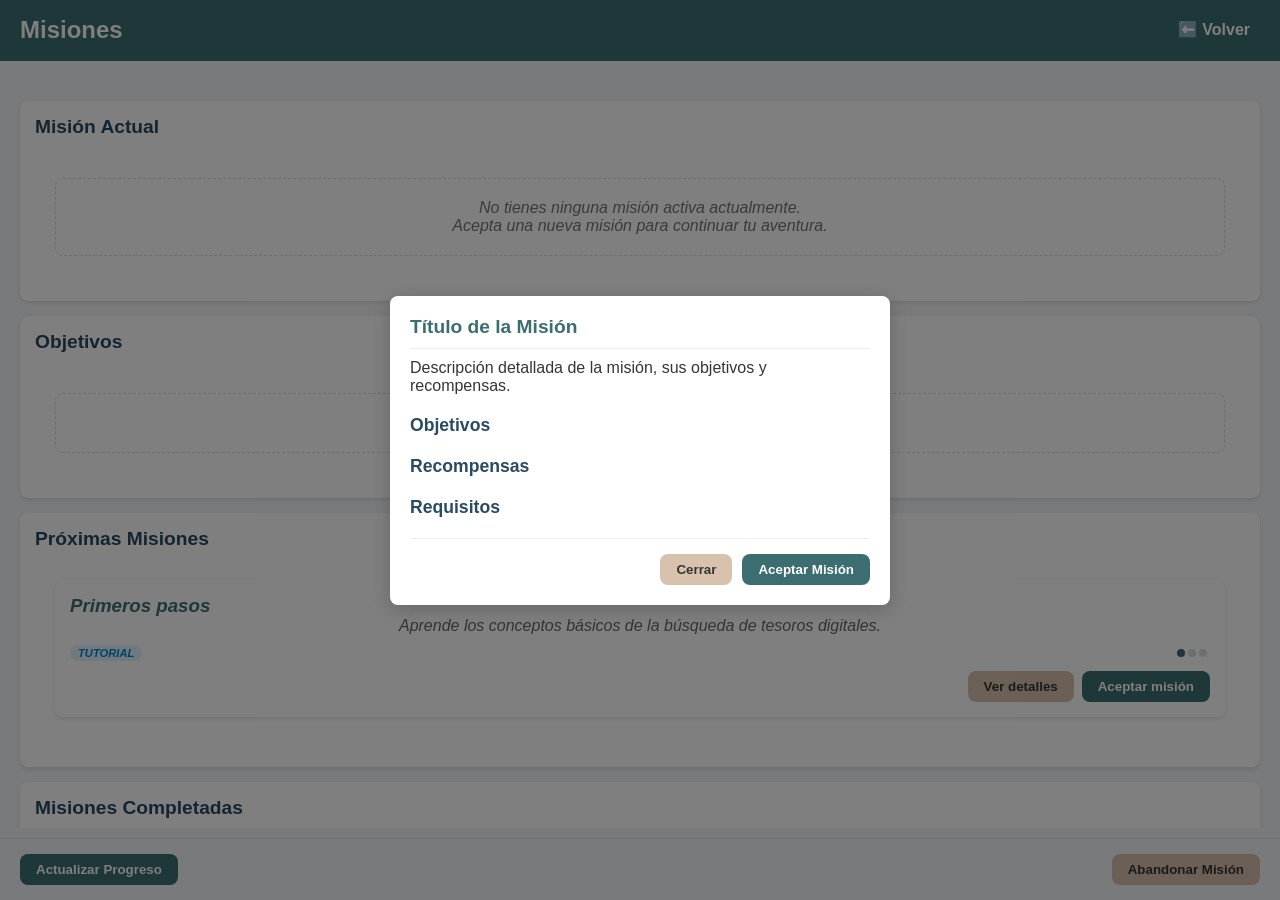
<file: missions.html>
<!DOCTYPE html>
<html lang="es">
<head>
  <meta charset="UTF-8">
  <meta name="viewport" content="width=device-width, initial-scale=1.0">
  <title>Misiones - Digital Treasure Hunters</title>
  <link rel="stylesheet" href="popup.css">
  <link rel="stylesheet" href="missions.css">
</head>
<body>
  <div class="container">
    <header>
      <h1>Misiones</h1>
      <button id="back-btn" class="back-btn">⬅️ Volver</button>
    </header>

    <main>
      <section id="current-mission-panel" class="panel">
        <h2>Misión Actual</h2>
        <div id="current-mission" class="loading">
          <p>Cargando misión actual...</p>
        </div>
      </section>
      
      <section id="mission-objectives-panel" class="panel">
        <h2>Objetivos</h2>
        <div id="mission-objectives" class="loading">
          <p>Cargando objetivos...</p>
        </div>
      </section>
      
      <section id="available-missions-panel" class="panel">
        <h2>Próximas Misiones</h2>
        <div id="available-missions" class="loading">
          <p>Cargando misiones disponibles...</p>
        </div>
      </section>
      
      <section id="completed-missions-panel" class="panel">
        <h2>Misiones Completadas</h2>
        <div id="completed-missions" class="loading">
          <p>Cargando historial de misiones...</p>
        </div>
      </section>
    </main>
    
    <footer>
      <button id="refresh-btn" class="primary-btn">Actualizar Progreso</button>
      <button id="abandon-mission-btn" class="secondary-btn">Abandonar Misión</button>
    </footer>
  </div>
  
  <!-- Modal con detalles de la misión -->
  <div id="mission-details-modal" class="modal hidden">
    <div class="modal-content">
      <h2 id="modal-mission-title">Título de la Misión</h2>
      <div id="modal-mission-content">
        <p id="modal-mission-description">Descripción detallada de la misión, sus objetivos y recompensas.</p>
        
        <div class="mission-details-section">
          <h3>Objetivos</h3>
          <ul id="modal-mission-objectives">
            <!-- Los objetivos se cargarán dinámicamente -->
          </ul>
        </div>
        
        <div class="mission-details-section">
          <h3>Recompensas</h3>
          <ul id="modal-mission-rewards">
            <!-- Las recompensas se cargarán dinámicamente -->
          </ul>
        </div>
        
        <div class="mission-details-section">
          <h3>Requisitos</h3>
          <ul id="modal-mission-requirements">
            <!-- Los requisitos se cargarán dinámicamente -->
          </ul>
        </div>
      </div>
      <div class="modal-actions">
        <button id="close-details-modal" class="secondary-btn">Cerrar</button>
        <button id="accept-mission-btn" class="primary-btn">Aceptar Misión</button>
      </div>
    </div>
  </div>
  
  <script src="missions.js"></script>
  <script src="missions-ui.js"></script>
</body>
</html>
</file>
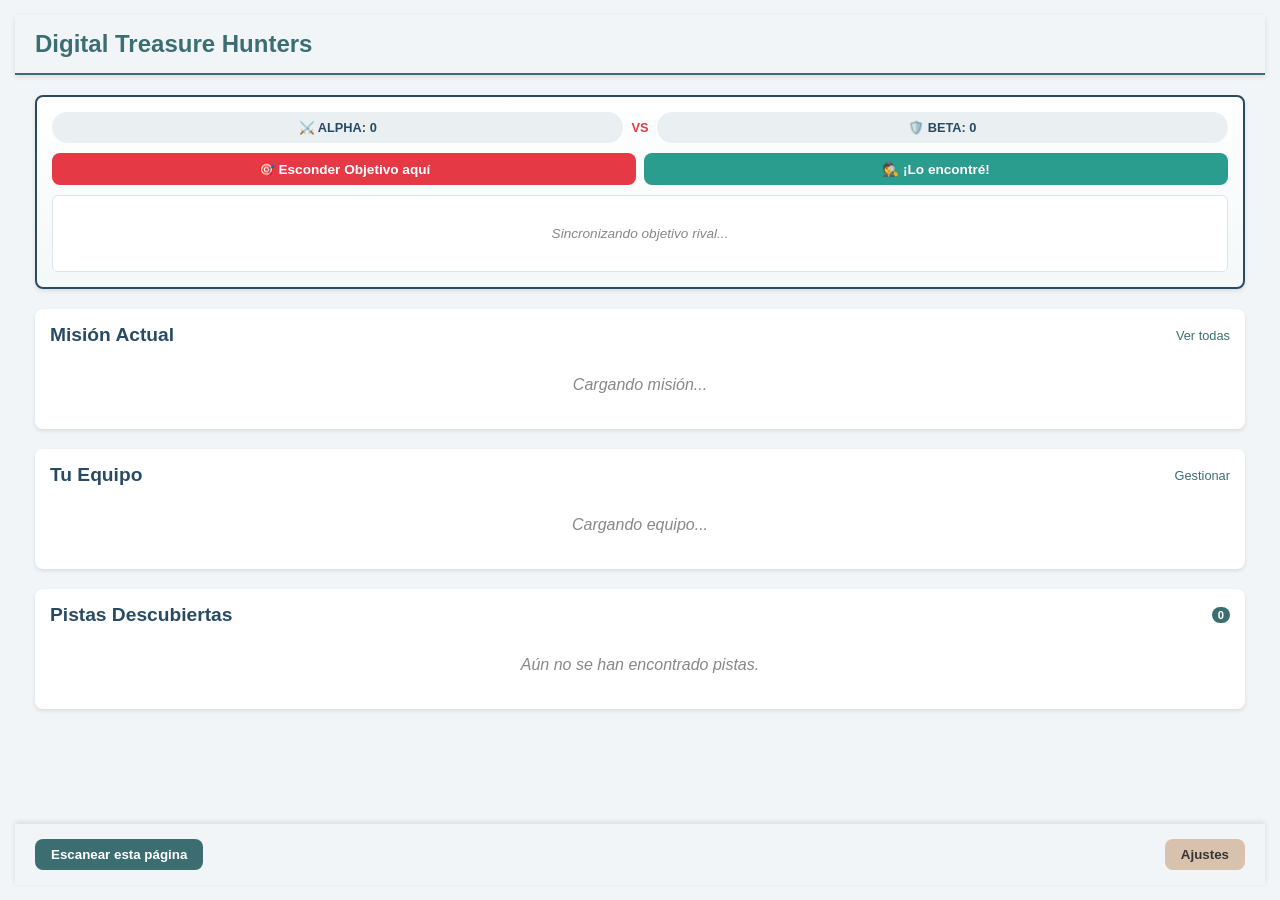
<file: popup.html>
<!DOCTYPE html>
<html lang="es">
<head>
  <meta charset="UTF-8">
  <meta name="viewport" content="width=device-width, initial-scale=1.0">
  <title>Digital Treasure Hunters</title>
  <link rel="stylesheet" href="popup.css">
  <link rel="stylesheet" href="popup-detached.css" id="detached-styles" disabled>
  <script src="popup-init.js"></script>
</head>
<body>
  <div class="container">
    <header>
      <h1>Digital Treasure Hunters</h1>
      <div id="user-info">
        <!-- Info del jugador se cargará aquí -->
      </div>
      <button id="close-window-btn" class="close-window-btn" style="display: none;">✕</button>
    </header>

    <main>
      <section id="versus-panel" class="panel versus-panel">
        <div class="scoreboard-bar">
          <button id="switch-alpha-btn" class="faction-pill alpha" title="Cambiar a Equipo Alpha">⚔️ ALPHA: <span id="score-alpha">0</span></button>
          <span class="vs-label">VS</span>
          <button id="switch-beta-btn" class="faction-pill beta" title="Cambiar a Equipo Beta">🛡️ BETA: <span id="score-beta">0</span></button>
        </div>

        <div class="versus-actions">
          <button id="hide-target-btn" class="action-capture-btn">🎯 Esconder Objetivo aquí</button>
          <button id="verify-target-btn" class="action-verify-btn">🕵️ ¡Lo encontré!</button>
        </div>

        <div id="rival-challenge-box" class="rival-challenge-box">
          <p class="loading">Sincronizando objetivo rival...</p>
        </div>
      </section>

      <section id="mission-panel" class="panel">
        <h2>Misión Actual <a href="#" class="section-link" id="view-all-missions">Ver todas</a></h2>
        <div id="current-mission">
          <!-- Detalles de la misión actual -->
          <p class="loading">Cargando misión...</p>
        </div>
      </section>

      <section id="team-panel" class="panel">
        <h2>Tu Equipo <a href="#" class="section-link" id="manage-teams">Gestionar</a></h2>
        <div id="team-members">
          <!-- Miembros del equipo se cargarán aquí -->
          <p class="loading">Cargando equipo...</p>
        </div>
      </section>

      <section id="clues-panel" class="panel">
        <h2>Pistas Descubiertas <span id="clue-count" class="count-badge">0</span></h2>
        <div id="discovered-clues">
          <!-- Pistas descubiertas se cargarán aquí -->
          <p class="no-clues">Aún no se han encontrado pistas.</p>
        </div>
      </section>
    </main>

    <footer>
      <button id="scan-page" class="primary-btn">Escanear esta página</button>
      <button id="settings-btn" class="secondary-btn">Ajustes</button>
      <button id="detach-btn" class="detach-btn" title="Mantener abierto">📌</button>
    </footer>
  </div>
  
  <div id="role-selection" class="modal hidden">
    <div class="modal-content">
      <h2>Selecciona tu Rol</h2>
      <div class="roles-container">
        <div class="role-card" data-role="decoder">
          <div class="role-icon">🔎</div>
          <h3>Decodificador</h3>
          <p>Especialista en descifrar códigos y mensajes ocultos</p>
        </div>
        <div class="role-card" data-role="translator">
          <div class="role-icon">🌐</div>
          <h3>Traductor</h3>
          <p>Experto en idiomas y símbolos extraños</p>
        </div>
        <div class="role-card" data-role="visual-analyst">
          <div class="role-icon">👁️</div>
          <h3>Analista Visual</h3>
          <p>Detecta patrones y detalles ocultos en imágenes</p>
        </div>
        <div class="role-card" data-role="historian">
          <div class="role-icon">📚</div>
          <h3>Historiador</h3>
          <p>Conoce la historia de sitios web y referencias culturales</p>
        </div>
        <div class="role-card" data-role="navigator">
          <div class="role-icon">🧭</div>
          <h3>Navegador</h3>
          <p>Detecta patrones de navegación y ubica sitios de interés</p>
        </div>
      </div>
      <button id="confirm-role" class="primary-btn">Confirmar</button>
    </div>
  </div>

  <script src="missions.js"></script>
  <script src="teams.js"></script>
  <script src="popup.js"></script>
</body>
</html>
</file>
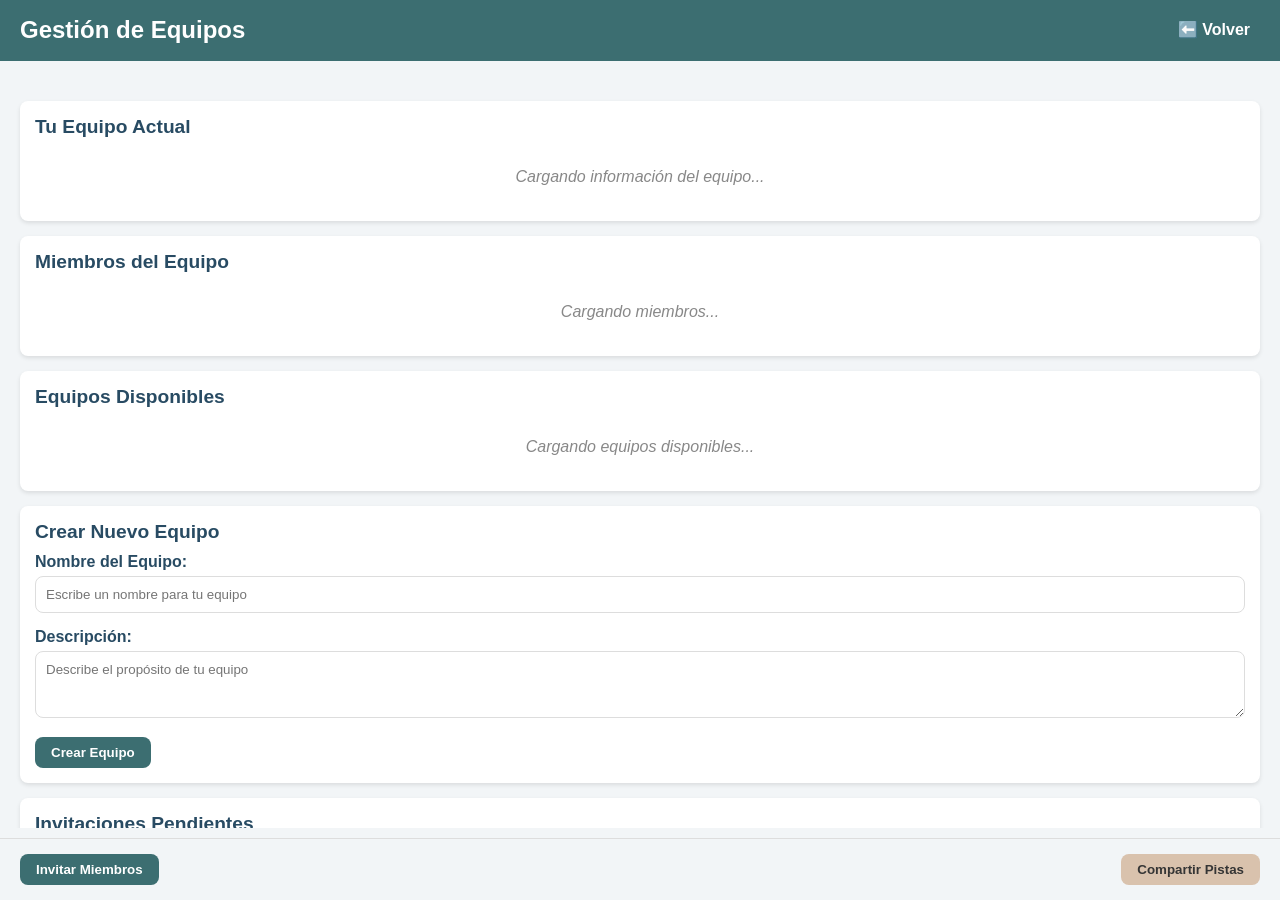
<file: teams.html>
<!DOCTYPE html>
<html lang="es">
<head>
  <meta charset="UTF-8">
  <meta name="viewport" content="width=device-width, initial-scale=1.0">
  <title>Gestión de Equipos - Digital Treasure Hunters</title>
  <link rel="stylesheet" href="popup.css">
  <link rel="stylesheet" href="teams.css">
</head>
<body>
  <div class="container">
    <header>
      <h1>Gestión de Equipos</h1>
      <button id="back-btn" class="back-btn">⬅️ Volver</button>
    </header>

    <main>
      <section id="current-team-panel" class="panel">
        <h2>Tu Equipo Actual</h2>
        <div id="current-team" class="loading">
          <p>Cargando información del equipo...</p>
        </div>
      </section>
      
      <section id="team-members-panel" class="panel">
        <h2>Miembros del Equipo</h2>
        <div id="team-members" class="loading">
          <p>Cargando miembros...</p>
        </div>
      </section>
      
      <section id="available-teams-panel" class="panel">
        <h2>Equipos Disponibles</h2>
        <div id="available-teams" class="loading">
          <p>Cargando equipos disponibles...</p>
        </div>
      </section>
      
      <section id="create-team-panel" class="panel">
        <h2>Crear Nuevo Equipo</h2>
        <form id="create-team-form">
          <div class="form-group">
            <label for="team-name">Nombre del Equipo:</label>
            <input type="text" id="team-name" placeholder="Escribe un nombre para tu equipo" required>
          </div>
          <div class="form-group">
            <label for="team-description">Descripción:</label>
            <textarea id="team-description" placeholder="Describe el propósito de tu equipo" rows="3"></textarea>
          </div>
          <button type="submit" class="primary-btn">Crear Equipo</button>
        </form>
      </section>
      
      <section id="pending-invitations-panel" class="panel">
        <h2>Invitaciones Pendientes</h2>
        <div id="pending-invitations">
          <p class="no-invitations">No tienes invitaciones pendientes.</p>
        </div>
      </section>
    </main>
    
    <footer>
      <button id="invite-btn" class="primary-btn">Invitar Miembros</button>
      <button id="share-clues-btn" class="secondary-btn">Compartir Pistas</button>
    </footer>
  </div>
  
  <!-- Modal para invitar miembros -->
  <div id="invite-modal" class="modal hidden">
    <div class="modal-content">
      <h2>Invitar Miembros</h2>
      <p>Comparte este código con otros jugadores para invitarlos a tu equipo:</p>
      <div class="invite-code-container">
        <input type="text" id="invite-code" readonly>
        <button id="copy-invite-code" class="secondary-btn">Copiar</button>
      </div>
      <p class="small">O introduce el código de invitación que recibiste:</p>
      <div class="join-code-container">
        <input type="text" id="join-code" placeholder="Código de invitación">
        <button id="join-team-btn" class="primary-btn">Unirse</button>
      </div>
      <button id="close-invite-modal" class="close-modal">Cerrar</button>
    </div>
  </div>
  
  <script src="teams.js"></script>
  <script src="teams-ui.js"></script>
</body>
</html>
</file>
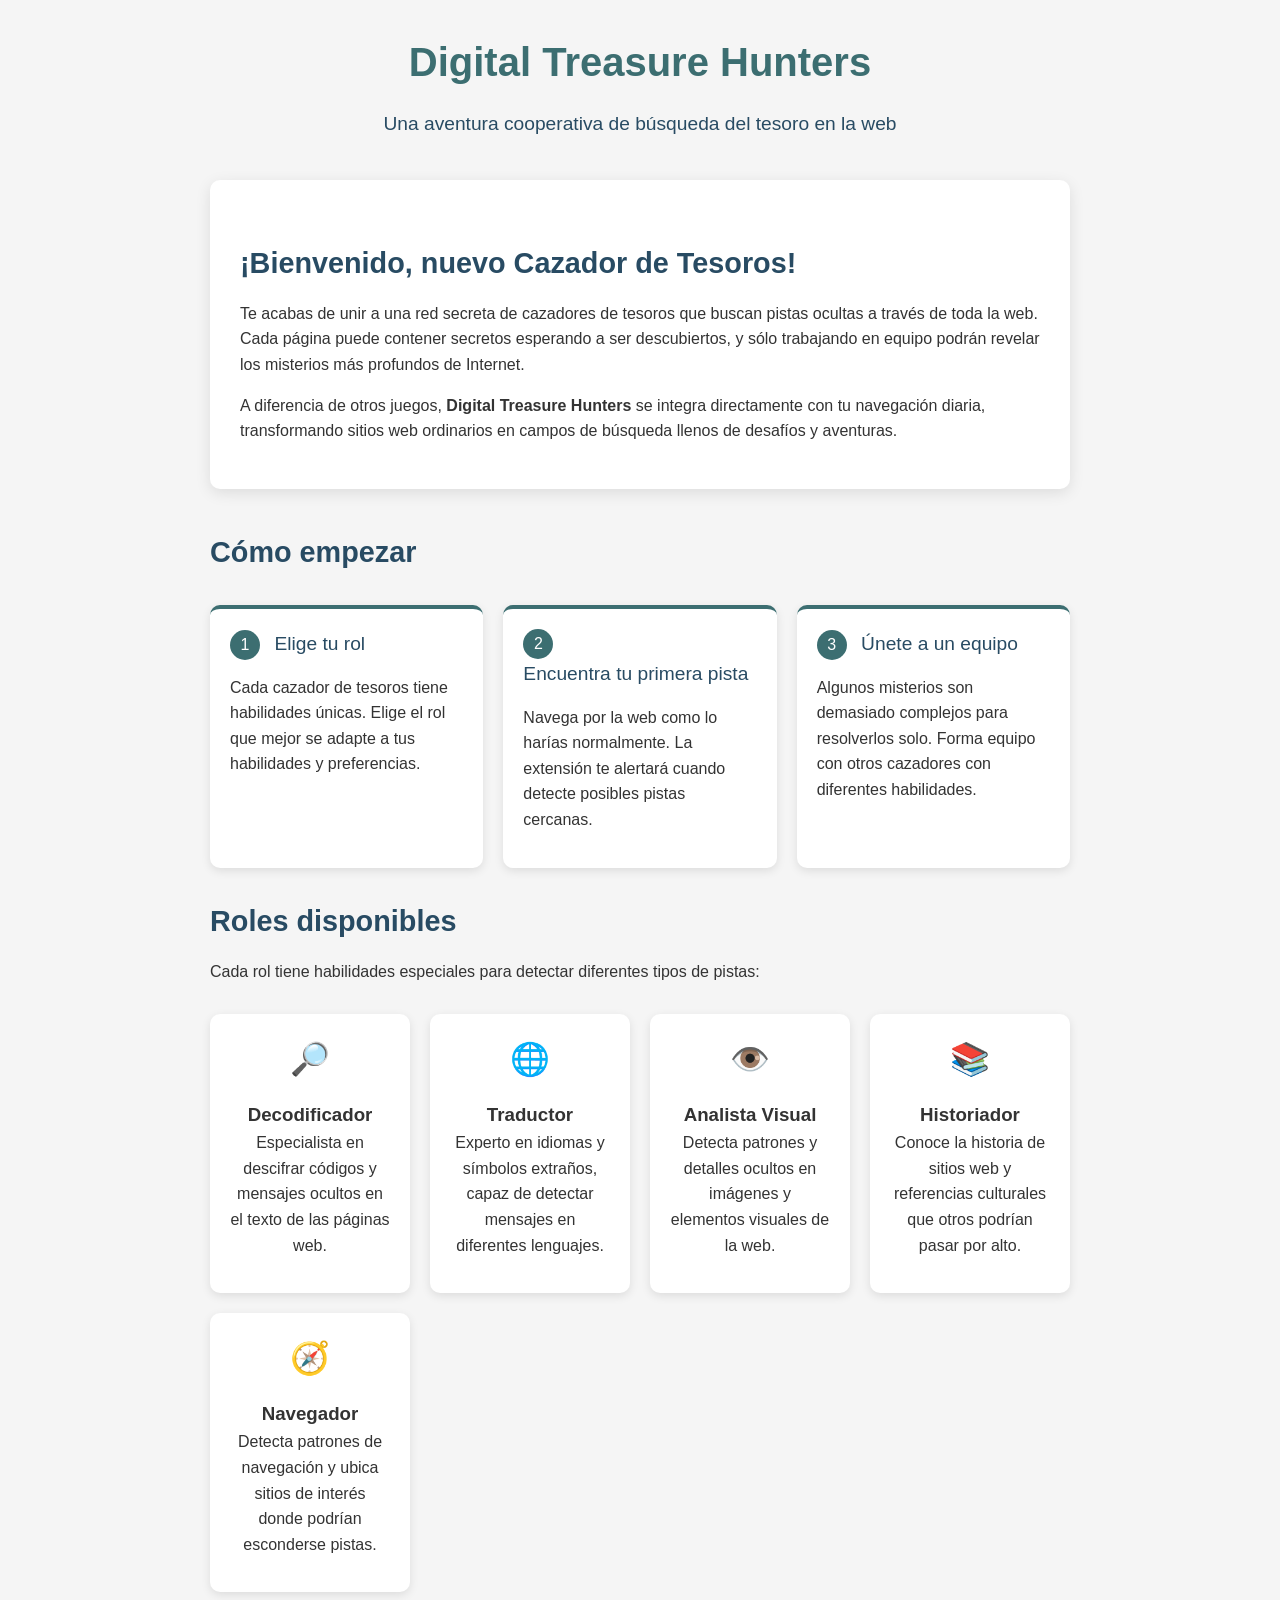
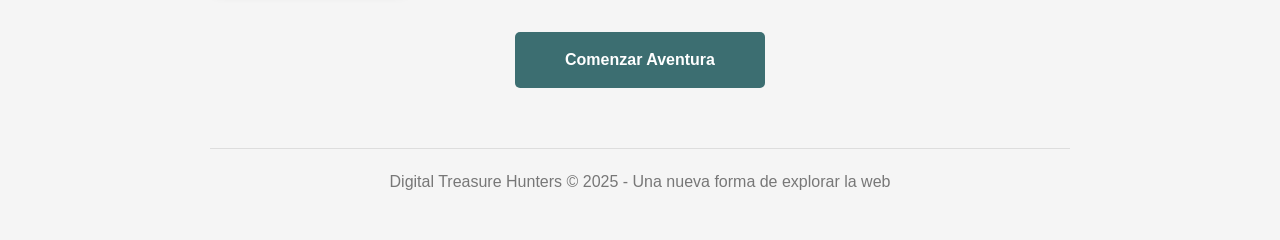
<file: welcome.html>
<!DOCTYPE html>
<html lang="es">
<head>
  <meta charset="UTF-8">
  <meta name="viewport" content="width=device-width, initial-scale=1.0">
  <title>Bienvenido a Digital Treasure Hunters</title>
  <style>
    :root {
      --primary-color: #3c6e71;
      --secondary-color: #284b63;
      --accent-color: #d9c2ad;
      --background-color: #f5f5f5;
      --text-color: #333;
    }
    
    * {
      margin: 0;
      padding: 0;
      box-sizing: border-box;
    }
    
    body {
      font-family: 'Segoe UI', Tahoma, Geneva, Verdana, sans-serif;
      background-color: var(--background-color);
      color: var(--text-color);
      line-height: 1.6;
    }
    
    .container {
      max-width: 900px;
      margin: 0 auto;
      padding: 30px 20px;
    }
    
    header {
      text-align: center;
      margin-bottom: 40px;
    }
    
    h1 {
      color: var(--primary-color);
      font-size: 2.5rem;
      margin-bottom: 15px;
    }
    
    h2 {
      color: var(--secondary-color);
      font-size: 1.8rem;
      margin: 30px 0 15px;
    }
    
    p {
      margin-bottom: 15px;
    }
    
    .subtitle {
      font-size: 1.2rem;
      color: var(--secondary-color);
      font-weight: 300;
      margin-bottom: 30px;
    }
    
    .intro-box {
      background-color: white;
      border-radius: 10px;
      box-shadow: 0 4px 15px rgba(0, 0, 0, 0.1);
      padding: 30px;
      margin-bottom: 40px;
    }
    
    .steps-container {
      display: grid;
      grid-template-columns: repeat(auto-fit, minmax(250px, 1fr));
      gap: 20px;
      margin: 30px 0;
    }
    
    .step-card {
      background-color: white;
      border-radius: 10px;
      padding: 20px;
      box-shadow: 0 3px 10px rgba(0, 0, 0, 0.1);
      border-top: 4px solid var(--primary-color);
    }
    
    .step-number {
      display: inline-block;
      width: 30px;
      height: 30px;
      background-color: var(--primary-color);
      color: white;
      border-radius: 50%;
      text-align: center;
      line-height: 30px;
      margin-right: 10px;
    }
    
    .step-title {
      font-size: 1.2rem;
      color: var(--secondary-color);
      display: inline-block;
      margin-bottom: 15px;
    }
    
    .roles-container {
      display: grid;
      grid-template-columns: repeat(auto-fit, minmax(200px, 1fr));
      gap: 20px;
      margin: 30px 0;
    }
    
    .role-card {
      background-color: white;
      border-radius: 10px;
      padding: 20px;
      box-shadow: 0 3px 10px rgba(0, 0, 0, 0.1);
      text-align: center;
      transition: transform 0.3s;
    }
    
    .role-card:hover {
      transform: translateY(-5px);
    }
    
    .role-icon {
      font-size: 2rem;
      margin-bottom: 15px;
      color: var(--primary-color);
    }
    
    .cta-button {
      display: block;
      background-color: var(--primary-color);
      color: white;
      text-align: center;
      padding: 15px 25px;
      border-radius: 5px;
      text-decoration: none;
      font-weight: bold;
      margin: 40px auto;
      max-width: 250px;
      transition: background-color 0.3s;
    }
    
    .cta-button:hover {
      background-color: #2c5052;
    }
    
    footer {
      text-align: center;
      margin-top: 60px;
      padding-top: 20px;
      border-top: 1px solid #ddd;
      color: #777;
    }
  </style>
</head>
<body>
  <div class="container">
    <header>
      <h1>Digital Treasure Hunters</h1>
      <p class="subtitle">Una aventura cooperativa de búsqueda del tesoro en la web</p>
    </header>
    
    <div class="intro-box">
      <h2>¡Bienvenido, nuevo Cazador de Tesoros!</h2>
      <p>Te acabas de unir a una red secreta de cazadores de tesoros que buscan pistas ocultas a través de toda la web. Cada página puede contener secretos esperando a ser descubiertos, y sólo trabajando en equipo podrán revelar los misterios más profundos de Internet.</p>
      <p>A diferencia de otros juegos, <strong>Digital Treasure Hunters</strong> se integra directamente con tu navegación diaria, transformando sitios web ordinarios en campos de búsqueda llenos de desafíos y aventuras.</p>
    </div>
    
    <h2>Cómo empezar</h2>
    <div class="steps-container">
      <div class="step-card">
        <span class="step-number">1</span>
        <span class="step-title">Elige tu rol</span>
        <p>Cada cazador de tesoros tiene habilidades únicas. Elige el rol que mejor se adapte a tus habilidades y preferencias.</p>
      </div>
      
      <div class="step-card">
        <span class="step-number">2</span>
        <span class="step-title">Encuentra tu primera pista</span>
        <p>Navega por la web como lo harías normalmente. La extensión te alertará cuando detecte posibles pistas cercanas.</p>
      </div>
      
      <div class="step-card">
        <span class="step-number">3</span>
        <span class="step-title">Únete a un equipo</span>
        <p>Algunos misterios son demasiado complejos para resolverlos solo. Forma equipo con otros cazadores con diferentes habilidades.</p>
      </div>
    </div>
    
    <h2>Roles disponibles</h2>
    <p>Cada rol tiene habilidades especiales para detectar diferentes tipos de pistas:</p>
    
    <div class="roles-container">
      <div class="role-card">
        <div class="role-icon">🔎</div>
        <h3>Decodificador</h3>
        <p>Especialista en descifrar códigos y mensajes ocultos en el texto de las páginas web.</p>
      </div>
      
      <div class="role-card">
        <div class="role-icon">🌐</div>
        <h3>Traductor</h3>
        <p>Experto en idiomas y símbolos extraños, capaz de detectar mensajes en diferentes lenguajes.</p>
      </div>
      
      <div class="role-card">
        <div class="role-icon">👁️</div>
        <h3>Analista Visual</h3>
        <p>Detecta patrones y detalles ocultos en imágenes y elementos visuales de la web.</p>
      </div>
      
      <div class="role-card">
        <div class="role-icon">📚</div>
        <h3>Historiador</h3>
        <p>Conoce la historia de sitios web y referencias culturales que otros podrían pasar por alto.</p>
      </div>
      
      <div class="role-card">
        <div class="role-icon">🧭</div>
        <h3>Navegador</h3>
        <p>Detecta patrones de navegación y ubica sitios de interés donde podrían esconderse pistas.</p>
      </div>
    </div>
    
    <a href="#" class="cta-button" id="get-started-btn">Comenzar Aventura</a>
    
    <footer>
      <p>Digital Treasure Hunters &copy; 2025 - Una nueva forma de explorar la web</p>
    </footer>
  </div>
  
  <!-- Script externo en lugar de inline -->
  <script src="welcome.js"></script>
</body>
</html>
</file>
<file: popup.css>
:root {
  --primary-color: #3c6e71;
  --secondary-color: #284b63;
  --accent-color: #d9c2ad;
  --background-color: #f2f5f7;
  --text-color: #353535;
  --light-text: #f5f5f5;
  --border-radius: 8px;
  --box-shadow: 0 2px 4px rgba(0, 0, 0, 0.1);
}

* {
  margin: 0;
  padding: 0;
  box-sizing: border-box;
}

body {
  font-family: 'Segoe UI', Tahoma, Geneva, Verdana, sans-serif;
  background-color: var(--background-color);
  color: var(--text-color);
  width: 450px;
  height: 600px;
  overflow-y: auto;
}

.container {
  display: flex;
  flex-direction: column;
  height: 100%;
  padding: 15px;
}

header {
  display: flex;
  justify-content: space-between;
  align-items: center;
  margin-bottom: 20px;
  padding-bottom: 10px;
  border-bottom: 2px solid var(--primary-color);
}

h1 {
  font-size: 1.5rem;
  color: var(--primary-color);
}

h2 {
  font-size: 1.2rem;
  margin-bottom: 10px;
  color: var(--secondary-color);
  display: flex;
  justify-content: space-between;
  align-items: center;
}

.section-link {
  font-size: 0.8rem;
  color: var(--primary-color);
  text-decoration: none;
  font-weight: normal;
  transition: color 0.2s;
}

.section-link:hover {
  text-decoration: underline;
  color: #2a5052;
}

.count-badge {
  background-color: var(--primary-color);
  color: white;
  font-size: 0.7rem;
  padding: 2px 6px;
  border-radius: 10px;
  margin-left: 5px;
}

main {
  flex: 1;
  overflow-y: auto;
}

.panel {
  background-color: white;
  border-radius: var(--border-radius);
  padding: 15px;
  margin-bottom: 15px;
  box-shadow: var(--box-shadow);
}

footer {
  display: flex;
  justify-content: space-between;
  align-items: center;
  margin-top: 10px;
  position: relative;
}

.detach-btn {
  position: absolute;
  right: -10px;
  top: -20px;
  width: 36px;
  height: 36px;
  border-radius: 50%;
  background-color: white;
  border: 1px solid var(--primary-color);
  color: var(--primary-color);
  font-size: 18px;
  display: flex;
  align-items: center;
  justify-content: center;
  cursor: pointer;
  transition: all 0.2s;
  box-shadow: 0 2px 5px rgba(0, 0, 0, 0.1);
}

.detach-btn:hover {
  background-color: var(--primary-color);
  color: white;
}

button {
  padding: 8px 16px;
  border: none;
  border-radius: var(--border-radius);
  cursor: pointer;
  font-weight: bold;
  transition: background-color 0.2s;
}

.primary-btn {
  background-color: var(--primary-color);
  color: white;
}

.secondary-btn {
  background-color: var(--accent-color);
  color: var(--text-color);
}

.primary-btn:hover {
  background-color: #2a5052;
}

.secondary-btn:hover {
  background-color: #c0a990;
}

.loading, .no-clues {
  text-align: center;
  color: #888;
  font-style: italic;
  padding: 20px 0;
}

/* Estilos para la selección de rol */
.modal {
  position: fixed;
  top: 0;
  left: 0;
  right: 0;
  bottom: 0;
  background-color: rgba(0, 0, 0, 0.5);
  display: flex;
  align-items: center;
  justify-content: center;
  z-index: 1000;
}

.modal-content {
  background-color: white;
  padding: 20px;
  border-radius: var(--border-radius);
  max-width: 90%;
  max-height: 90%;
  overflow-y: auto;
}

.roles-container {
  display: grid;
  grid-template-columns: 1fr 1fr;
  gap: 10px;
  margin: 15px 0;
}

.role-card {
  padding: 15px;
  border: 2px solid #e0e0e0;
  border-radius: var(--border-radius);
  cursor: pointer;
  transition: all 0.3s;
  display: flex;
  flex-direction: column;
  align-items: center;
  text-align: center;
}

.role-card:hover {
  border-color: var(--primary-color);
  background-color: #f0f8ff;
  transform: translateY(-3px);
  box-shadow: 0 6px 12px rgba(0, 0, 0, 0.1);
}

.role-card.selected {
  border-color: var(--primary-color);
  background-color: #e6f2ff;
  box-shadow: 0 0 0 3px rgba(60, 110, 113, 0.2);
}

.role-icon {
  font-size: 2.5rem;
  margin-bottom: 12px;
  color: var(--primary-color);
  height: 60px;
  width: 60px;
  border-radius: 50%;
  background-color: rgba(60, 110, 113, 0.1);
  display: flex;
  align-items: center;
  justify-content: center;
}

.role-card h3 {
  margin-bottom: 8px;
  font-size: 1.1rem;
  color: var(--secondary-color);
}

.role-card p {
  font-size: 0.9rem;
  color: #555;
  line-height: 1.4;
}

.hidden {
  display: none;
}

/* Estilos para las pistas */
.clue-item {
  padding: 10px;
  margin-bottom: 8px;
  border-left: 4px solid var(--primary-color);
  background-color: #f9f9f9;
}

.clue-item .clue-source {
  font-size: 0.8rem;
  color: #777;
  margin-top: 5px;
}

/* Estilos para los miembros del equipo */
.team-member {
  display: flex;
  align-items: center;
  padding: 8px 0;
  border-bottom: 1px solid #eee;
}

.team-member:last-child {
  border-bottom: none;
}

.team-member .avatar {
  width: 32px;
  height: 32px;
  border-radius: 50%;
  background-color: var(--accent-color);
  display: flex;
  align-items: center;
  justify-content: center;
  margin-right: 10px;
}

.team-member .role-badge {
  font-size: 0.7rem;
  padding: 2px 6px;
  border-radius: 12px;
  background-color: var(--secondary-color);
  color: white;
  margin-left: auto;
}

/* Estilos para el modo competitivo Alpha vs Beta */
.versus-panel {
  border: 2px solid var(--secondary-color);
  background: linear-gradient(180deg, #ffffff 0%, #f4f8f9 100%);
}

.scoreboard-bar {
  display: flex;
  justify-content: space-between;
  align-items: center;
  margin-bottom: 10px;
  gap: 8px;
}

.faction-pill {
  flex: 1;
  padding: 6px 10px;
  border-radius: 16px;
  font-size: 0.8rem;
  font-weight: bold;
  border: 2px solid transparent;
  background-color: #eaeff2;
  color: var(--secondary-color);
  cursor: pointer;
}

.faction-pill.active-faction {
  background-color: var(--secondary-color);
  color: white;
  border-color: var(--primary-color);
}

.vs-label {
  font-weight: 900;
  font-size: 0.8rem;
  color: #e63946;
}

.versus-actions {
  display: flex;
  gap: 8px;
  margin-bottom: 10px;
}

.action-capture-btn {
  flex: 1;
  background-color: #e63946;
  color: white;
  font-size: 0.85rem;
  padding: 8px 10px;
}

.action-capture-btn:hover {
  background-color: #c1121f;
}

.action-verify-btn {
  flex: 1;
  background-color: #2a9d8f;
  color: white;
  font-size: 0.85rem;
  padding: 8px 10px;
}

.action-verify-btn:hover {
  background-color: #21867a;
}

.rival-challenge-box {
  background-color: #fff;
  border: 1px solid #dce4e8;
  border-radius: 6px;
  padding: 10px;
  font-size: 0.85rem;
}

.challenge-preview-img {
  width: 100%;
  max-height: 110px;
  object-fit: cover;
  border-radius: 4px;
  margin: 6px 0;
  border: 1px solid #ccc;
}

.ai-clue-card {
  background-color: #eef6f7;
  border-left: 3px solid var(--primary-color);
  padding: 8px;
  border-radius: 4px;
  margin-top: 6px;
  font-size: 0.82rem;
}
</file>
<file: missions.css>
/* Estilos para la página de misiones */

/* Ajustes generales */
body {
  width: 100%;
  height: 100vh;
  margin: 0;
  padding: 0;
  overflow-x: hidden;
}

.container {
  height: 100vh;
  display: flex;
  flex-direction: column;
  padding: 0;
}

header {
  display: flex;
  justify-content: space-between;
  align-items: center;
  padding: 15px 20px;
  background-color: var(--primary-color);
  color: white;
}

header h1 {
  color: white;
  margin: 0;
  font-size: 1.5rem;
}

.back-btn {
  background: none;
  border: none;
  color: white;
  font-size: 1rem;
  cursor: pointer;
  padding: 5px 10px;
  border-radius: var(--border-radius);
  transition: background-color 0.2s;
}

.back-btn:hover {
  background-color: rgba(255, 255, 255, 0.2);
}

main {
  flex: 1;
  overflow-y: auto;
  padding: 20px;
}

footer {
  padding: 15px 20px;
  background-color: var(--background-color);
  border-top: 1px solid #ddd;
}

/* Estilos para las tarjetas de misión */
.mission-card {
  background-color: white;
  border-radius: var(--border-radius);
  padding: 15px;
  margin-bottom: 15px;
  box-shadow: var(--box-shadow);
  position: relative;
  overflow: hidden;
}

.mission-card.current {
  border-left: 4px solid var(--primary-color);
}

.mission-card.completed {
  opacity: 0.8;
}

.mission-card.locked {
  opacity: 0.6;
}

.mission-card h3 {
  margin-top: 0;
  color: var(--primary-color);
  display: flex;
  justify-content: space-between;
  align-items: center;
}

.mission-card p {
  margin-bottom: 10px;
  color: #666;
}

.mission-meta {
  display: flex;
  justify-content: space-between;
  font-size: 0.8rem;
  color: #888;
  margin-top: 5px;
}

.mission-type {
  padding: 2px 8px;
  border-radius: 10px;
  font-size: 0.7rem;
  font-weight: bold;
  text-transform: uppercase;
}

.mission-type.tutorial {
  background-color: #e1f5fe;
  color: #0288d1;
}

.mission-type.social {
  background-color: #f3e5f5;
  color: #7b1fa2;
}

.mission-type.role-specific {
  background-color: #e8f5e9;
  color: #388e3c;
}

.mission-type.collaboration {
  background-color: #fff3e0;
  color: #f57c00;
}

.mission-difficulty {
  display: flex;
  align-items: center;
}

.difficulty-indicator {
  display: inline-block;
  width: 8px;
  height: 8px;
  border-radius: 50%;
  margin-right: 3px;
}

.difficulty-indicator.active {
  background-color: var(--primary-color);
}

.difficulty-indicator.inactive {
  background-color: #ddd;
}

.mission-progress-bar {
  height: 4px;
  background-color: #f0f0f0;
  border-radius: 2px;
  margin-top: 10px;
  overflow: hidden;
}

.mission-progress {
  height: 100%;
  background-color: var(--primary-color);
  width: 0%;
  transition: width 0.3s ease;
}

.mission-card.completed .mission-progress {
  background-color: #4CAF50;
}

.mission-actions {
  display: flex;
  justify-content: flex-end;
  margin-top: 10px;
  gap: 8px;
}

.mission-badge {
  position: absolute;
  top: 10px;
  right: 10px;
  padding: 2px 8px;
  border-radius: 10px;
  font-size: 0.7rem;
  font-weight: bold;
}

.current-badge {
  background-color: var(--primary-color);
  color: white;
}

.completed-badge {
  background-color: #4CAF50;
  color: white;
}

.locked-badge {
  background-color: #9e9e9e;
  color: white;
}

/* Estilos para la lista de objetivos */
.objectives-list {
  list-style-type: none;
  padding: 0;
  margin: 0;
}

.objective-item {
  display: flex;
  align-items: center;
  padding: 10px;
  border-radius: var(--border-radius);
  margin-bottom: 8px;
  background-color: #f9f9f9;
  transition: background-color 0.2s;
}

.objective-item:hover {
  background-color: #f0f0f0;
}

.objective-icon {
  width: 24px;
  height: 24px;
  border-radius: 50%;
  display: flex;
  align-items: center;
  justify-content: center;
  margin-right: 10px;
  font-size: 0.9rem;
}

.objective-icon.pending {
  background-color: #e0e0e0;
  color: #757575;
}

.objective-icon.in-progress {
  background-color: #fff3e0;
  color: #f57c00;
}

.objective-icon.completed {
  background-color: #e8f5e9;
  color: #388e3c;
}

.objective-content {
  flex: 1;
}

.objective-title {
  font-weight: bold;
  color: var(--secondary-color);
  margin-bottom: 3px;
}

.objective-progress {
  font-size: 0.8rem;
  color: #757575;
}

.objective-item.completed .objective-title {
  text-decoration: line-through;
  color: #9e9e9e;
}

/* Estilos para el modal de detalles */
.modal {
  position: fixed;
  top: 0;
  left: 0;
  right: 0;
  bottom: 0;
  background-color: rgba(0, 0, 0, 0.5);
  display: flex;
  align-items: center;
  justify-content: center;
  z-index: 1000;
}

.modal-content {
  background-color: white;
  border-radius: var(--border-radius);
  padding: 20px;
  width: 90%;
  max-width: 500px;
  max-height: 90vh;
  overflow-y: auto;
  box-shadow: 0 4px 20px rgba(0, 0, 0, 0.2);
}

.modal-content h2 {
  color: var(--primary-color);
  margin-top: 0;
  padding-bottom: 10px;
  border-bottom: 1px solid #eee;
}

.mission-details-section {
  margin: 20px 0;
}

.mission-details-section h3 {
  color: var(--secondary-color);
  font-size: 1.1rem;
  margin-bottom: 10px;
}

.modal-actions {
  display: flex;
  justify-content: flex-end;
  gap: 10px;
  margin-top: 20px;
  padding-top: 15px;
  border-top: 1px solid #eee;
}

/* Estados vacíos y de carga */
.loading {
  text-align: center;
  padding: 20px;
  color: #757575;
  font-style: italic;
}

.no-missions {
  text-align: center;
  padding: 20px;
  color: #757575;
  border: 1px dashed #ddd;
  border-radius: var(--border-radius);
  margin: 10px 0;
}

/* Animaciones */
@keyframes pulse {
  0% {
    opacity: 0.6;
  }
  50% {
    opacity: 1;
  }
  100% {
    opacity: 0.6;
  }
}

.current.mission-card {
  animation: pulse 2s infinite;
}

/* Responsividad */
@media (max-width: 600px) {
  .mission-meta {
    flex-direction: column;
    gap: 5px;
  }
  
  .mission-actions {
    flex-direction: column;
  }
  
  .mission-actions button {
    width: 100%;
  }
}
</file>
<file: popup-detached.css>
/* Estilos específicos para el popup cuando está en modo ventana */

/* Asegurarnos de que el body ocupe toda la ventana */
body {
  width: 100% !important;
  height: 100vh !important;
  margin: 0;
  padding: 0;
  overflow: hidden;
}

/* Ajustar la disposición general para usar todo el espacio */
.container {
  height: 100vh;
  max-width: none;
  display: flex;
  flex-direction: column;
}

main {
  flex: 1;
  overflow-y: auto;
  padding: 0 20px;
}

header {
  padding: 15px 20px;
  position: sticky;
  top: 0;
  background-color: var(--background-color);
  z-index: 10;
  box-shadow: 0 2px 5px rgba(0, 0, 0, 0.1);
}

footer {
  padding: 15px 20px;
  background-color: var(--background-color);
  box-shadow: 0 -2px 5px rgba(0, 0, 0, 0.1);
}

/* Ocultar el botón de mantener abierto cuando ya está en modo ventana */
.detach-btn {
  display: none;
}

/* Añadir un botón para cerrar la ventana */
.close-window-btn {
  position: absolute;
  right: 10px;
  top: 10px;
  width: 30px;
  height: 30px;
  border-radius: 50%;
  background-color: #f8f8f8;
  border: 1px solid #ddd;
  display: flex;
  align-items: center;
  justify-content: center;
  cursor: pointer;
  font-size: 14px;
  color: #666;
}

.close-window-btn:hover {
  background-color: #eee;
  color: #333;
}

/* Mejorar la visualización de los paneles */
.panel {
  margin-bottom: 20px;
}
</file>
<file: teams.css>
/* Estilos para la página de gestión de equipos */

/* Ajustes generales */
body {
  width: 100%;
  height: 100vh;
  margin: 0;
  padding: 0;
  overflow-x: hidden;
}

.container {
  height: 100vh;
  display: flex;
  flex-direction: column;
  padding: 0;
}

header {
  display: flex;
  justify-content: space-between;
  align-items: center;
  padding: 15px 20px;
  background-color: var(--primary-color);
  color: white;
}

header h1 {
  color: white;
  margin: 0;
  font-size: 1.5rem;
}

.back-btn {
  background: none;
  border: none;
  color: white;
  font-size: 1rem;
  cursor: pointer;
  padding: 5px 10px;
  border-radius: var(--border-radius);
  transition: background-color 0.2s;
}

.back-btn:hover {
  background-color: rgba(255, 255, 255, 0.2);
}

main {
  flex: 1;
  overflow-y: auto;
  padding: 20px;
}

footer {
  padding: 15px 20px;
  background-color: var(--background-color);
  border-top: 1px solid #ddd;
}

/* Estilos para las tarjetas de equipo */
.team-card {
  background-color: white;
  border-radius: var(--border-radius);
  padding: 15px;
  margin-bottom: 15px;
  box-shadow: var(--box-shadow);
  transition: transform 0.2s;
}

.team-card:hover {
  transform: translateY(-2px);
  box-shadow: 0 4px 12px rgba(0, 0, 0, 0.1);
}

.team-card h3 {
  margin-top: 0;
  color: var(--primary-color);
  display: flex;
  justify-content: space-between;
  align-items: center;
}

.team-card p {
  margin-bottom: 10px;
  color: #666;
}

.team-card .team-meta {
  display: flex;
  justify-content: space-between;
  font-size: 0.8rem;
  color: #888;
  border-top: 1px solid #eee;
  padding-top: 10px;
  margin-top: 10px;
}

.team-actions {
  display: flex;
  justify-content: flex-end;
  gap: 8px;
}

.current-team-badge {
  background-color: var(--primary-color);
  color: white;
  font-size: 0.7rem;
  padding: 2px 6px;
  border-radius: 10px;
}

/* Estilos para la lista de miembros */
.member-list {
  display: flex;
  flex-direction: column;
  gap: 10px;
}

.member-item {
  display: flex;
  align-items: center;
  background-color: white;
  padding: 10px;
  border-radius: var(--border-radius);
  box-shadow: var(--box-shadow);
}

.member-avatar {
  width: 40px;
  height: 40px;
  border-radius: 50%;
  background-color: var(--accent-color);
  display: flex;
  align-items: center;
  justify-content: center;
  font-weight: bold;
  margin-right: 12px;
}

.member-info {
  flex: 1;
}

.member-name {
  font-weight: bold;
  color: var(--secondary-color);
}

.member-role {
  font-size: 0.8rem;
  color: #666;
}

.member-status {
  font-size: 0.7rem;
  padding: 2px 6px;
  border-radius: 10px;
  margin-left: auto;
}

.leader-badge {
  background-color: var(--secondary-color);
  color: white;
}

.online-badge {
  background-color: #4CAF50;
  color: white;
}

.offline-badge {
  background-color: #9e9e9e;
  color: white;
}

/* Estilos para el formulario de creación de equipo */
.form-group {
  margin-bottom: 15px;
}

.form-group label {
  display: block;
  margin-bottom: 5px;
  font-weight: bold;
  color: var(--secondary-color);
}

.form-group input,
.form-group textarea {
  width: 100%;
  padding: 10px;
  border: 1px solid #ddd;
  border-radius: var(--border-radius);
  font-family: inherit;
}

.form-group input:focus,
.form-group textarea:focus {
  border-color: var(--primary-color);
  outline: none;
  box-shadow: 0 0 0 2px rgba(60, 110, 113, 0.2);
}

/* Estilos para modal de invitación */
.modal {
  position: fixed;
  top: 0;
  left: 0;
  right: 0;
  bottom: 0;
  background-color: rgba(0, 0, 0, 0.5);
  display: flex;
  align-items: center;
  justify-content: center;
  z-index: 1000;
}

.modal-content {
  background-color: white;
  border-radius: var(--border-radius);
  padding: 20px;
  width: 90%;
  max-width: 500px;
  box-shadow: 0 4px 20px rgba(0, 0, 0, 0.2);
  position: relative;
}

.invite-code-container,
.join-code-container {
  display: flex;
  margin: 15px 0;
}

.invite-code-container input,
.join-code-container input {
  flex: 1;
  padding: 10px;
  border: 1px solid #ddd;
  border-radius: var(--border-radius) 0 0 var(--border-radius);
  font-family: monospace;
  font-size: 1rem;
}

.invite-code-container button,
.join-code-container button {
  border-radius: 0 var(--border-radius) var(--border-radius) 0;
}

.close-modal {
  background: none;
  border: none;
  position: absolute;
  top: 10px;
  right: 10px;
  font-size: 1.5rem;
  cursor: pointer;
  color: #888;
}

.small {
  font-size: 0.85rem;
  color: #666;
  margin-top: 20px;
}

.hidden {
  display: none;
}

/* Indicadores de carga y estados vacíos */
.loading {
  text-align: center;
  color: #888;
  font-style: italic;
  padding: 20px;
}

.no-team,
.no-members,
.no-invitations {
  text-align: center;
  color: #888;
  padding: 20px;
  border: 1px dashed #ddd;
  border-radius: var(--border-radius);
  margin: 10px 0;
}
</file>
